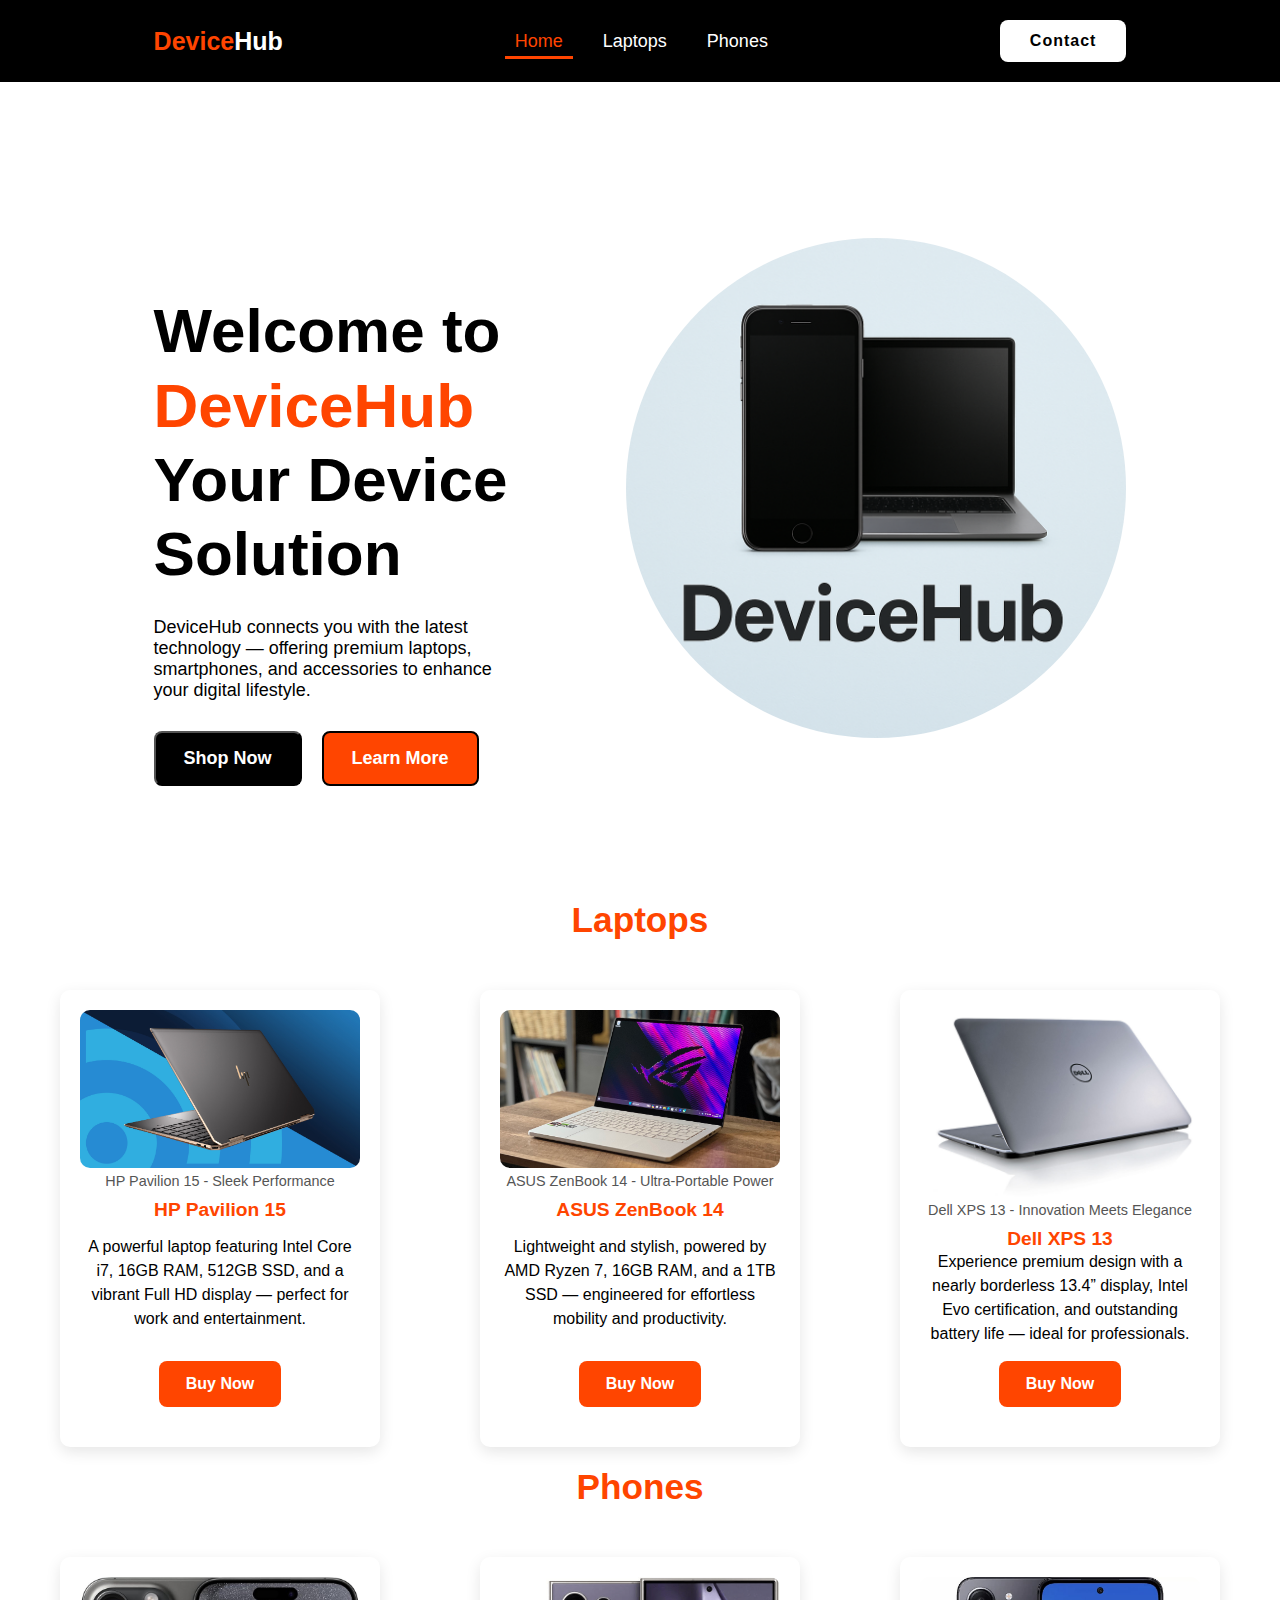
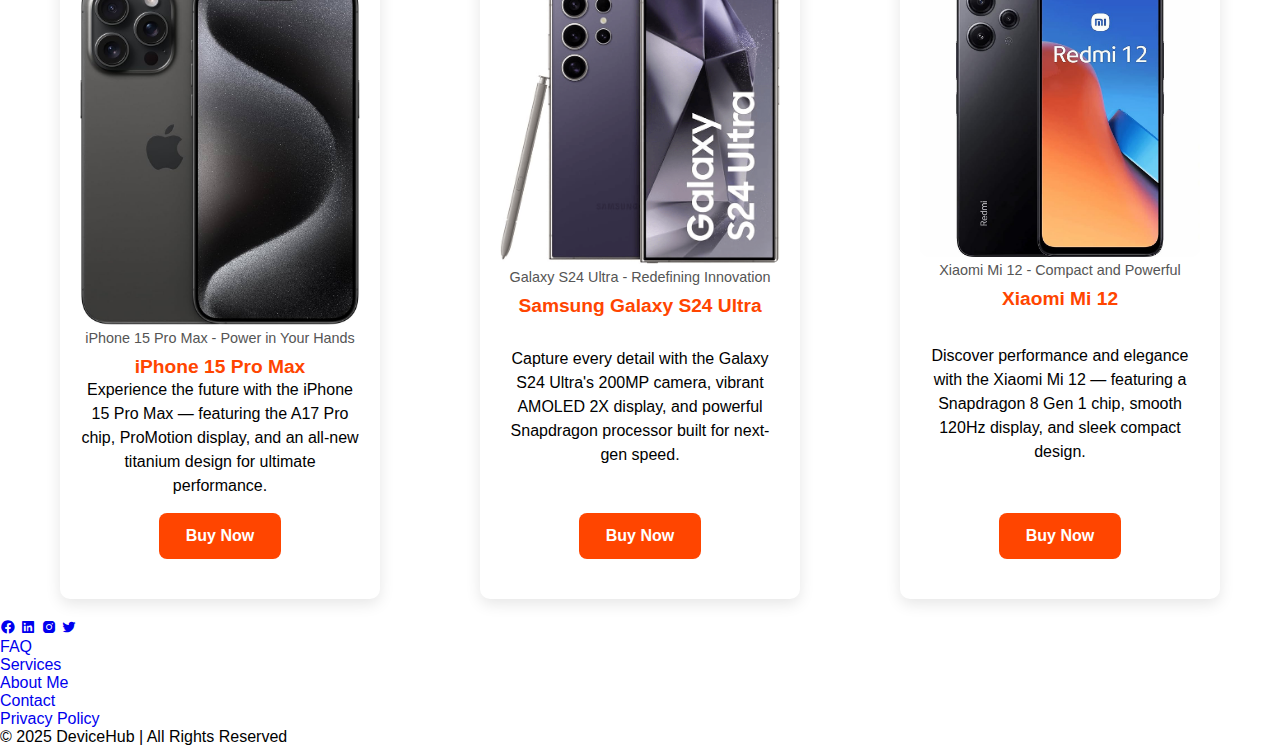
<file: index.html>
<!DOCTYPE html>
<html lang="en">
<head>
    <meta charset="UTF-8">
    <meta name="viewport" content="width=device-width, initial-scale=1.0">
    <title>DeviceHub</title>
    <link rel="stylesheet" href="css/general.css">
    <link rel="stylesheet" href="css/home.css">
    <link href='https://unpkg.com/boxicons@2.1.4/css/boxicons.min.css' rel='stylesheet'>
</head>
<body>
    <header class="header">
        <a href="#" class="logo"><span>Device</span>Hub</a>
        <nav class="navbar">
            <ul>
                <li><a href="#" class="active">Home</a></li>
                <li><a href="#laptops">Laptops</a></li>
                <li><a href="#phones">Phones</a></li>
            </ul>
        </nav>
        <a href="./pages/contact.html" class="contact">Contact</a>
    </header>

    <main>
        <section class="home">
            <div class="home-content">
                <h1>Welcome to <span>DeviceHub<br></span>Your Device Solution</h1>
                <p>DeviceHub connects you with the latest technology — offering premium laptops, smartphones, and accessories to enhance your digital lifestyle.</p>
                <div class="btn-box">
                  <button class="btn-1">Shop Now</button>
                  <button class="btn-2">Learn More</button>
                </div>
            </div>
            <figure class="img-box">
              <img src="images/DeviceHub.png" alt="DeviceHub logo">
            </figure>
          </section>
          
          <section class="cards" id="laptops">
            <h2 class="title">Laptops</h2>
            <div class="cards-content">
              
              <article class="card">
                <figure>
                  <img src="images/hp.jpg" alt="HP Laptop">
                  <figcaption>HP Pavilion 15 - Sleek Performance</figcaption>
                </figure>
                <div class="info">
                  <h3>HP Pavilion 15</h3>
                  <p>A powerful laptop featuring Intel Core i7, 16GB RAM, 512GB SSD, and a vibrant Full HD display — perfect for work and entertainment.</p>
                  <button class="buy-btn">Buy Now</button>
                </div>
              </article>
          
              <article class="card">
                <figure>
                  <img src="images/asus.jpg" alt="ASUS Laptop">
                  <figcaption>ASUS ZenBook 14 - Ultra-Portable Power</figcaption>
                </figure>
                <div class="info">
                  <h3>ASUS ZenBook 14</h3>
                  <p>Lightweight and stylish, powered by AMD Ryzen 7, 16GB RAM, and a 1TB SSD — engineered for effortless mobility and productivity.</p>
                  <button class="buy-btn">Buy Now</button>
                </div>
              </article>
          
              <article class="card">
                <figure>
                  <img src="images/dell.jpg" alt="Dell Laptop">
                  <figcaption>Dell XPS 13 - Innovation Meets Elegance</figcaption>
                </figure>
                <div class="info">
                  <h3>Dell XPS 13</h3>
                  <p>Experience premium design with a nearly borderless 13.4” display, Intel Evo certification, and outstanding battery life — ideal for professionals.</p>
                  <button class="buy-btn">Buy Now</button>
                </div>
              </article>
          
            </div>
          </section>


          <section class="cards" id="phones">
            <h2 class="title">Phones</h2>
            <div class="cards-content">
              
              <article class="card">
                <figure>
                  <img src="images/iphone15-promax.jpg" alt="iPhone 15 Pro Max">
                  <figcaption>iPhone 15 Pro Max - Power in Your Hands</figcaption>
                </figure>
                <div class="info">
                  <h3>iPhone 15 Pro Max</h3>
                  <p>Experience the future with the iPhone 15 Pro Max — featuring the A17 Pro chip, ProMotion display, and an all-new titanium design for ultimate performance.</p>
                  <button class="buy-btn">Buy Now</button>
                </div>
              </article>
          
              <article class="card">
                <figure>
                  <img src="images/ultra24.png" alt="Samsung Galaxy S24 Ultra">
                  <figcaption>Galaxy S24 Ultra - Redefining Innovation</figcaption>
                </figure>
                <div class="info">
                  <h3>Samsung Galaxy S24 Ultra</h3>
                  <p>Capture every detail with the Galaxy S24 Ultra's 200MP camera, vibrant AMOLED 2X display, and powerful Snapdragon processor built for next-gen speed.</p>
                  <button class="buy-btn">Buy Now</button>
                </div>
              </article>
          
              <article class="card">
                <figure>
                  <img src="images/Xiaomi-Mi-12.jpg" alt="Xiaomi Mi 12">
                  <figcaption>Xiaomi Mi 12 - Compact and Powerful</figcaption>
                </figure>
                <div class="info">
                  <h3>Xiaomi Mi 12</h3>
                  <p>Discover performance and elegance with the Xiaomi Mi 12 — featuring a Snapdragon 8 Gen 1 chip, smooth 120Hz display, and sleek compact design.</p>
                  <button class="buy-btn">Buy Now</button>
                </div>
              </article>
          
            </div>
          </section>
          

          
          

    </main>

    <footer class="footer">
        <div class="social">
            <a href="#"><i class='bx bxl-facebook-circle'></i></a>
            <a href="#"><i class='bx bxl-linkedin-square'></i></a>
            <a href="#"><i class='bx bxl-instagram-alt'></i></a>
            <a href="#"><i class='bx bxl-twitter'></i></a>
        </div>
        <ul class="list">
            <li><a href="#">FAQ</a></li>
            <li><a href="#">Services</a></li>
            <li><a href="#">About Me</a></li>
            <li><a href="#">Contact</a></li>
            <li><a href="#">Privacy Policy</a></li>
        </ul>
        <p class="copyright">&copy; 2025 DeviceHub | All Rights Reserved</p>
    </footer>
    <script src="js/main.js"></script>
</body>
</html>
</file>
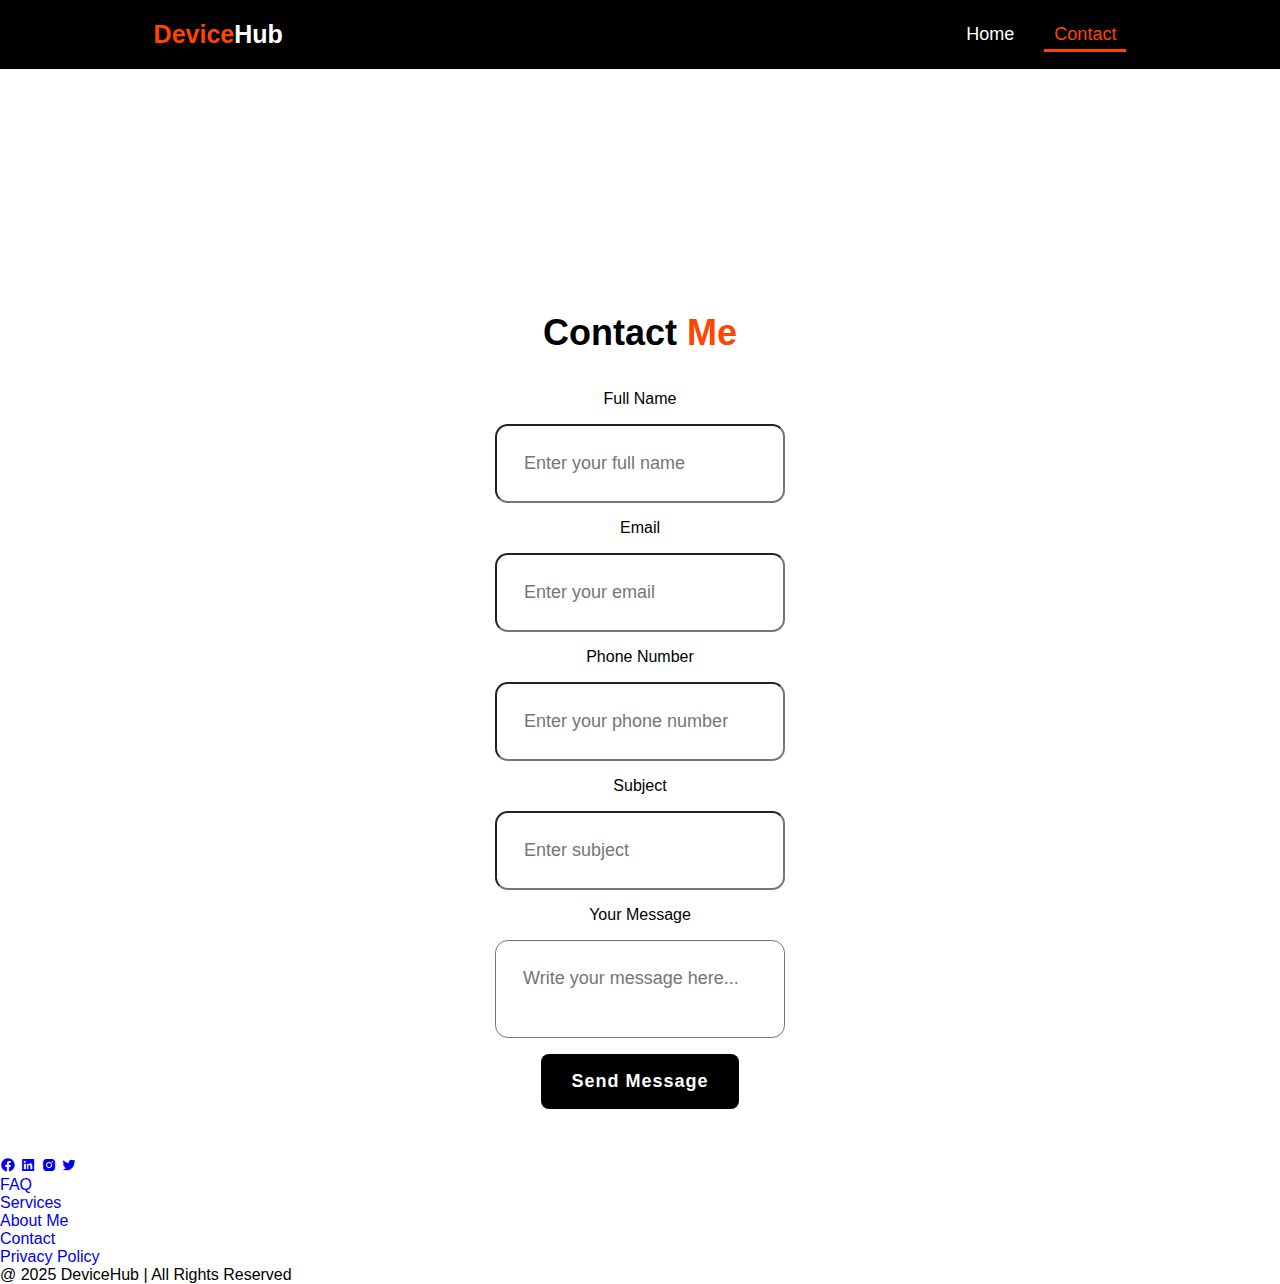
<file: pages/contact.html>
<!DOCTYPE html>
<html lang="en">
<head>
    <meta charset="UTF-8">
    <meta name="viewport" content="width=device-width, initial-scale=1.0">
    <title>DeviceHub</title>
    <link rel="stylesheet" href="../css/general.css">
    <link rel="stylesheet" href="../css/contact.css">
    <link href='https://unpkg.com/boxicons@2.1.4/css/boxicons.min.css' rel='stylesheet'>
</head>
<body>
    <header class="header">
        <a href="#" class="logo"><span>Device</span>Hub</a>
        <nav class="navbar">
            <ul>
                <li><a href="../index.html">Home</a></li>
                <li><a href="#" class="active">Contact</a></li>
            </ul>
        </nav>
    </header>
    
    <section class="contact-form">
        <h2 class="contact-me">Contact <span>Me</span></h2>
        <form action="#">
            <div class="input-box">
                <label for="name">Full Name</label>
                <input type="text" id="name" placeholder="Enter your full name" required>
            </div>

            <div class="input-box">
                <label for="email">Email</label>
                <input type="email" id="email" placeholder="Enter your email" required>
            </div>

            <div class="input-box">
                <label for="phone">Phone Number</label>
                <input type="tel" id="phone" placeholder="Enter your phone number">
            </div>

            <div class="input-box">
                <label for="subject">Subject</label>
                <input type="text" id="subject" placeholder="Enter subject">
            </div>

            <div class="input-box">
                <label for="message">Your Message</label>
                <textarea id="message" placeholder="Write your message here..." required></textarea>
            </div>

            <input type="submit" value="Send Message" class="btn-1">
        </form>
    </section>

    <footer class="footer">
        <div class="social">
            <a href="#"><i class='bx bxl-facebook-circle'></i></a>
            <a href="#"><i class='bx bxl-linkedin-square'></i></a>
            <a href="#"><i class='bx bxl-instagram-alt'></i></a>
            <a href="#"><i class='bx bxl-twitter'></i></a>
        </div>
        <ul class="list">
            <li><a href="#">FAQ</a></li>
            <li><a href="#">Services</a></li>
            <li><a href="#">About Me</a></li>
            <li><a href="#">Contact</a></li>
            <li><a href="#">Privacy Policy</a></li>
        </ul>
        <p class="copyright">@ 2025 DeviceHub | All Rights Reserved</p>
    </footer>
</body>
</html>
</file>
<file: css/general.css>
* {
    margin: 0;
    padding: 0;
    box-sizing: border-box;
    font-family: 'Poppins', sans-serif;
    text-decoration: none;
    list-style: none;
}

.header {
    position: fixed;
    top: 0;
    left: 0;
    width: 100%;
    padding: 20px 12%;
    background: #000;
    backdrop-filter: blur(10px);
    display: flex;
    justify-content: space-between;
    align-items: center;
    text-align: center;
    z-index: 100;
}

.logo {
    font-size: 25px;
    color: #FFFFFF;
    font-weight: 600;
    transition: 0.3s ease;
}

.logo:hover {
    color: #FF4500;
    text-shadow: 0 0 25px #FF4500, 0 0 50px #FF4500;
    transform: scale(1.1);
}

span {
    color: #FF4500;
}

.navbar ul {
    display: flex;
    gap: 20px;
}

.navbar ul li {
    display: inline-block;
}

.navbar ul li a {
    font-size: 18px;
    color: #FFFFFF;
    font-weight: 500;
    padding: 5px 10px;
    border-bottom: 3px solid transparent;
    transition: 0.3s ease;
}

.navbar ul li a:hover,
.navbar ul li a.active {
    color: #FF4500;
    border-bottom: 3px solid #FF4500;
}

.contact {
    padding: 10px 28px;
    background-color: #FFFFFF;
    color: #000000;
    border: 2px solid transparent;
    border-radius: 8px;
    font-size: 16px;
    letter-spacing: 1px;
    font-weight: 600;
    transition: 0.3s ease;
}

.contact:hover {
    background-color: #FF4500;
    box-shadow: 0 0 25px #FF4500;
    color: #FFFFFF;
}



@media (max-width: 768px) {
    .header {
        flex-direction: column;
        align-items: center;
        padding: 15px;
    }

    .navbar ul {
        flex-direction: column;
        align-items: center;
        gap: 10px;
        width: 100%;
    }

    .contact {
        margin-top: 10px;
    }
}
</file>
<file: css/home.css>
.home {
    width: 100%;
    min-height: 100vh;
    background: #FFFFFF;
    display: flex;
    align-items: center;
    justify-content: center;
    gap: 7em;
    padding: 80px 12% 0;
}

.home-content {
    max-width: 800px;
    margin-top: 100px;
}

.home-content h1 {
    font-size: 62px;
    line-height: 1.2;
}

.home-content h1 span {
    color: #FF4500;
}

.home-content p {
    font-size: 18px;
    margin: 25px 0 30px;
}

.btn-box {
    display: flex;
    gap: 20px;
}

.btn-1, .btn-2 {
    padding: 15px 28px;
    border-radius: 8px;
    font-size: 18px;
    font-weight: 600;
    cursor: pointer;
    transition: 0.3s;
}

.btn-1 {
    background: black;
    color: white;
}

.btn-1:hover {
    background: white;
    color: black;
    border: 2px solid black;
}

.btn-2 {
    background: #FF4500;
    color: white;
    border: 2px solid black;
}

.btn-2:hover {
    background: white;
    color: #FF4500;
}

.img-box img {
    border-radius: 50%;
    width: 500px;
    height: 500px;
}

.home-content h1 {
    animation: titleAnimation 1.5s ease 0s 1 normal both;
  }
  
  @keyframes titleAnimation {
    0% {
      opacity: 0;
      transform: translateY(-50px);
    }
    100% {
      opacity: 1;
      transform: translateY(0);
    }
  }
  


.title {
    text-align: center;
    font-size: 2.2em;
    color: #FF4500;
    margin-bottom: 30px;
}

.cards-content {
    display: grid;
    grid-template-columns: repeat(auto-fit, minmax(300px, 1fr)); 
    gap: 20px;
    padding: 20px;
    justify-items: center;
}

.card {
    background: white;
    width: 100%;
    max-width: 320px;
    box-shadow: 0 5px 15px rgba(0, 0, 0, 0.1);
    border-radius: 10px;
    padding: 20px;
    transition: transform 0.3s;
    text-align: center;
    display: flex;
    flex-direction: column; 
    justify-content: space-between; 
    height: 100%; 
}

.card:hover {
    transform: translateY(-5px);
}

.card figure {
    display: flex;
    flex-direction: column;
    align-items: center;
}

.card img {
    max-width: 100%;
    height: auto;
    border-radius: 10px;
}

figcaption {
    font-size: 0.9rem;
    color: #555;
    margin-top: 5px;
}

.info {
    display: flex;
    flex-direction: column;
    justify-content: space-between;
    flex-grow: 1; 
    margin-bottom: 20px; 
}

.info h3 {
    font-size: 1.2rem;
    color: #FF4500;
    margin-top: 10px;
}

.info p {
    font-size: 1rem;
    line-height: 1.5;
}

@media (max-width: 1024px) {
    .home {
        flex-direction: column;
        text-align: center;
    }

    .img-box img {
        width: 80%;
    }

    .card {
        width: 90%;
        max-width: 400px;
    }

    .info h3 {
        font-size: 1.1rem;
    }

    .info p {
        font-size: 0.95rem;
    }

    figcaption {
        font-size: 0.85rem;
    }
}

@media (max-width: 768px) {
    .home-content h1 {
        font-size: 48px;
        margin-top: 100px;
    }

    .btn-box {
        flex-direction: column;
        align-items: center;
    }

    .card {
        width: 100%;
        max-width: 100%;
    }

    .info h3 {
        font-size: 1rem;
    }

    .info p {
        font-size: 0.9rem;
    }

    figcaption {
        font-size: 0.8rem;
    }
}

@media (max-width: 480px) {
    .home-content h1 {
        font-size: 36px;
        margin-top: 100px;
    }

    .img-box img {
        width: 100%;
    }
}

.buy-btn {
    padding: 12px 25px;
    border-radius: 8px;
    font-size: 16px;
    font-weight: 600;
    cursor: pointer;
    transition: 0.3s;
    background-color: #FF4500;
    color: white;
    border: 2px solid transparent;
    margin-top: 15px;
    align-self: center; 
}

.buy-btn:hover {
    background-color: rgb(241, 188, 188);
    color: #FF4500;
    border: 2px solid #FF4500;
}
</file>
<file: css/contact.css>
.contact-form {
    display: flex;
    justify-content: center;
    align-items: center;
    flex-direction: column;
    margin-top: 6em;
}
.contact-form h2{
    text-align: center;
    margin-top: 6em;
    margin-bottom: 1em;
    font-size: 36px;
}
.contact-form form{
    max-width: 50em;
    margin: irem auto;
    text-align: center;
    margin-bottom: 3em;
}
.contact-form form .input-box{
    display: flex;
    flex-direction: column;
    justify-content: center;
    align-items: center;

}
.contact-form form .input-box input,
.contact-form form textarea{
    width: 100%;
    padding: 1.5em;
    font-size: 18px;
    color: #000000;
    background: #FFFFFF;
    border-radius: .8rem;
    margin: 1rem 0;
    resize: none;
}
.btn-1{
    padding: 15px 28px;
    background-color: #000000;
    color: #FFFFFF;
    border: 2px solid transparent;
    border-radius: 8px;
    font-size: 18px;
    letter-spacing: 1px;
    font-weight: 600;
    transition: 0.3s ease;
    cursor: pointer;
}
.btn-1:hover{
    background-color: #FFFFFF;
    color: #000000;
    border: 2px solid #000000;
}
</file>
